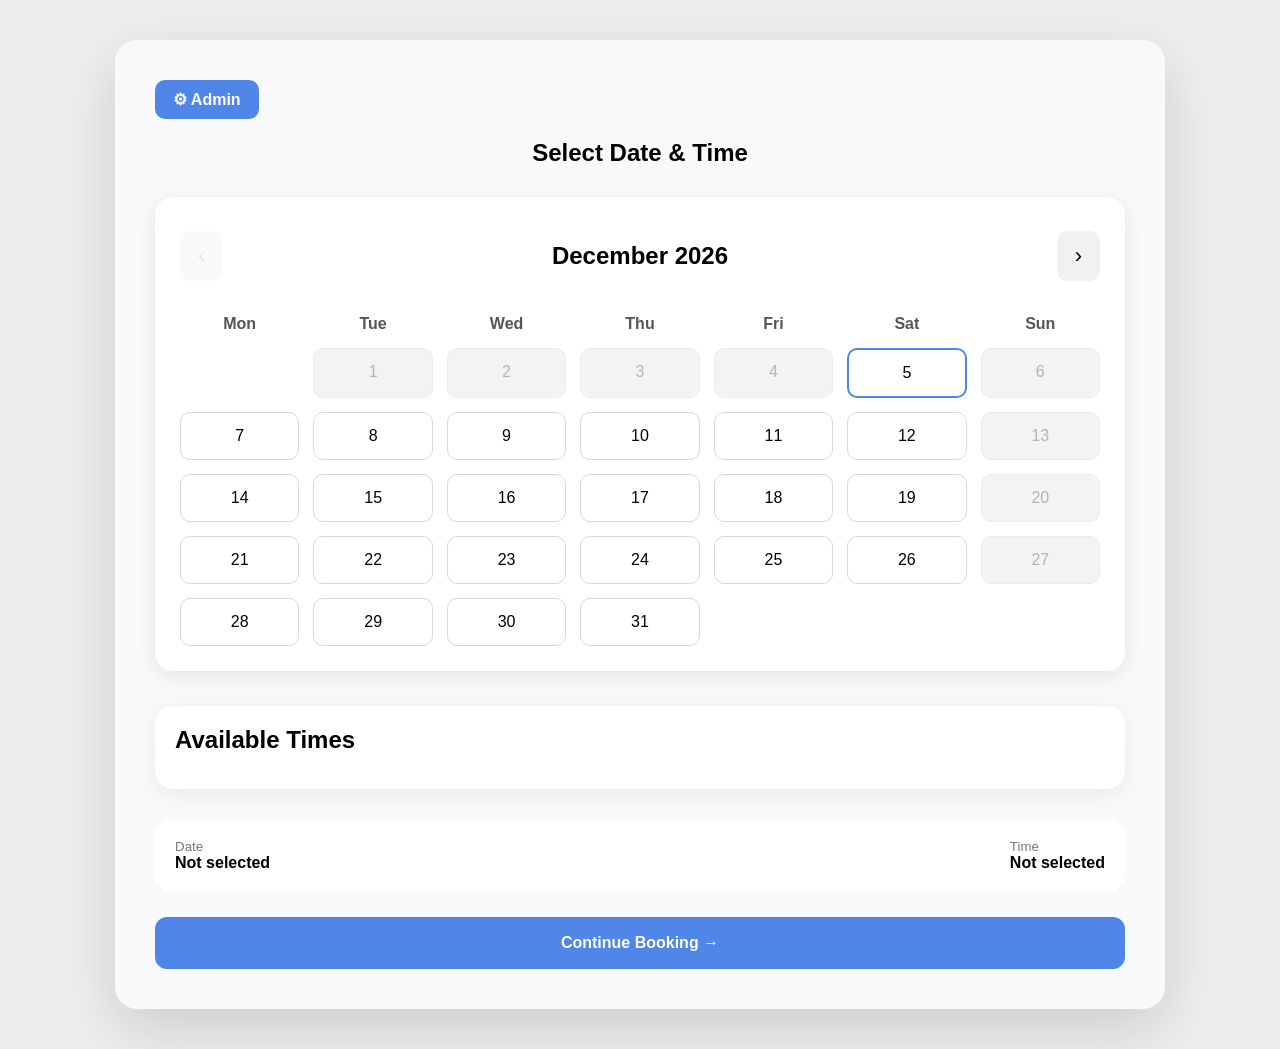
<file: index.html>
<!doctype html>
<html lang="en">
  <head>
    <meta charset="UTF-8" />
    <meta name="viewport" content="width=device-width, initial-scale=1.0" />
    <title>Booking Calendar</title>

    <link rel="stylesheet" href="css/style.css" />

    <link rel="icon" type="image/x-icon" href="images/calender.png" />

    <link rel="manifest" href="manifest.json" />

    <meta name="theme-color" content="#4f86e8" />

    <meta name="mobile-web-app-capable" content="yes" />
    <meta name="apple-mobile-web-app-capable" content="yes" />
    <meta
      name="apple-mobile-web-app-status-bar-style"
      content="default"
    />
    <meta name="apple-mobile-web-app-title" content="Booking Calendar" />
  </head>

  <body>
    <main class="app">

      <div class="top-buttons">
        <a href="admin.html" class="admin-btn">
          ⚙ Admin
        </a>

        <button id="installBtn" class="install-btn">
          📲 Install App
        </button>
      </div>

      <section class="page active" id="calendarPage">
        <h1>Select Date & Time</h1>

        <!-- <input class="search" placeholder="Search for a service..." /> -->

        <div class="calendar-card">
          <div class="calendar-header">
            <button id="prevMonth">‹</button>

            <h2 id="monthTitle"></h2>

            <button id="nextMonth">›</button>
          </div>

          <div class="weekdays">
            <span>Mon</span>
            <span>Tue</span>
            <span>Wed</span>
            <span>Thu</span>
            <span>Fri</span>
            <span>Sat</span>
            <span>Sun</span>
          </div>

          <div class="dates" id="dates"></div>
        </div>

        <div class="time-section">
          <h2>Available Times</h2>

          <p id="closedMessage" class="closed-message"></p>

          <div class="time-grid" id="timeGrid"></div>
        </div>

        <div class="summary">
          <div>
            <small>Date</small>
            <b id="selectedDateText">Not selected</b>
          </div>

          <div>
            <small>Time</small>
            <b id="selectedTimeText">Not selected</b>
          </div>
        </div>

        <button class="main-btn" id="continueBtn">
          Continue Booking →
        </button>
      </section>

      <section class="page" id="detailsPage">
        <button class="back-btn" id="backBtn">
          ← Back
        </button>

        <h1>Booking Details</h1>

        <div class="service-card">
          <div class="icon">📅</div>

          <div>
            <b>Appointment</b>

            <p id="bookingSummary">
              No date selected
            </p>
          </div>
        </div>

        <form id="bookingForm">
          <label>Full Name</label>

          <input
            id="nameInput"
            placeholder="Your name"
            required
          />

          <label>Email Address</label>

          <input
            id="emailInput"
            type="email"
            placeholder="your@email.com"
            required
          />

          <label>Phone Number</label>

          <input
            id="phoneInput"
            placeholder="+49 ..."
          />

          <label>Notes</label>

          <textarea
            id="notesInput"
            placeholder="Write anything important..."
          ></textarea>

          <button
            class="main-btn"
            type="submit"
          >
            Submit Booking
          </button>
        </form>
      </section>

      <section class="page" id="successPage">
        <h1>Booking Sent ✅</h1>

        <p class="center-text">
          Your booking is pending approval.
        </p>

        <button class="main-btn" id="newBookingBtn">
          New Booking
        </button>
      </section>

    </main>

    <script src="js/booking.js"></script>
    <script src="js/calendar.js"></script>
    <script src="js/app.js"></script>
  </body>
</html>
</file>
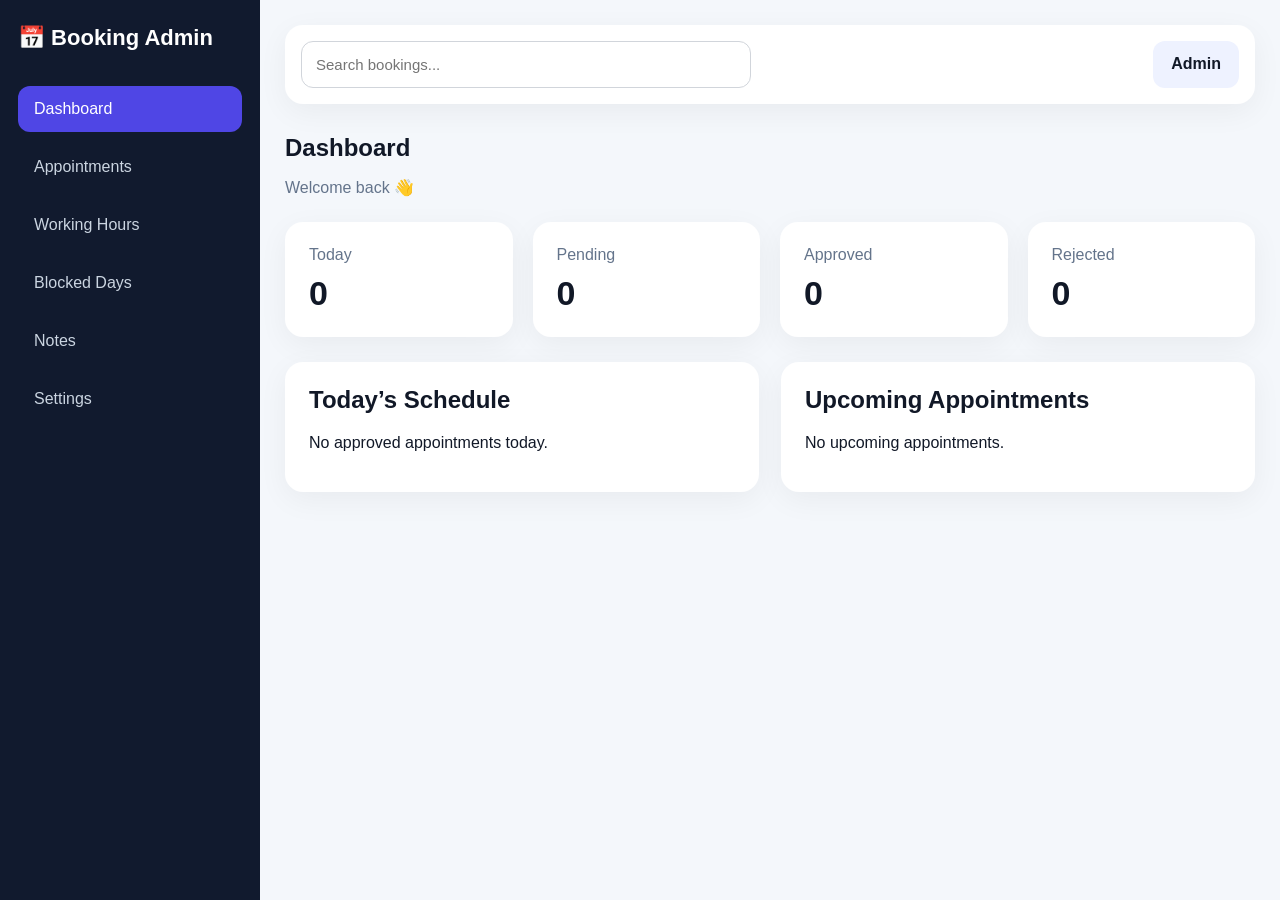
<file: admin.html>
<!DOCTYPE html>
<html lang="en">
<head>
  <meta charset="UTF-8" />
  <meta name="viewport" content="width=device-width, initial-scale=1.0" />
  <title>Booking Admin</title>
  <link rel="stylesheet" href="css/admin.css" />
</head>
<body>

  <div class="admin-layout">
    <div class="overlay" id="overlay"></div>

    <aside class="sidebar" id="sidebar">
      <div class="logo">📅 Booking Admin</div>

      <nav>
        <button class="nav-btn active" data-section="dashboard">Dashboard</button>
        <button class="nav-btn" data-section="appointments">Appointments</button>
        <button class="nav-btn" data-section="workingHours">Working Hours</button>
        <button class="nav-btn" data-section="blockedDays">Blocked Days</button>
        <button class="nav-btn" data-section="notes">Notes</button>
        <button class="nav-btn" data-section="settings">Settings</button>
      </nav>
    </aside>

    <main class="main-content">
      <button class="hamburger-btn" id="hamburgerBtn">☰</button>

      <header class="topbar">
        <input id="adminSearch" placeholder="Search bookings..." />
        <div class="admin-user">Admin</div>
      </header>

      <section class="admin-section active" id="dashboard">
        <h1>Dashboard</h1>
        <p class="subtitle">Welcome back 👋</p>

        <div class="stats-grid">
          <div class="stat-card"><span>Today</span><h2 id="todayCount">0</h2></div>
          <div class="stat-card"><span>Pending</span><h2 id="pendingCount">0</h2></div>
          <div class="stat-card"><span>Approved</span><h2 id="approvedCount">0</h2></div>
          <div class="stat-card"><span>Rejected</span><h2 id="rejectedCount">0</h2></div>
        </div>

        <div class="grid-2">
          <div class="panel">
            <h2>Today’s Schedule</h2>
            <div id="todaySchedule"></div>
          </div>

          <div class="panel">
            <h2>Upcoming Appointments</h2>
            <div id="upcomingAppointments"></div>
          </div>
        </div>
      </section>

      <section class="admin-section" id="appointments">
        <h1>Appointments</h1>
        <div class="panel" id="pendingBookings"></div>
        <div class="panel" id="approvedBookings"></div>
        <div class="panel" id="rejectedBookings"></div>
      </section>

      <section class="admin-section" id="workingHours">
        <h1>Working Hours</h1>
        <div class="panel">
          <div id="workingHoursEditor"></div>
          <button class="primary-btn" id="saveWorkingHoursBtn">Save Working Hours</button>
        </div>
      </section>

      <section class="admin-section" id="blockedDays">
        <h1>Blocked Days / Vacation</h1>
        <div class="panel">
          <label>From</label>
          <input type="date" id="vacationStart">

          <label>To</label>
          <input type="date" id="vacationEnd">

          <label>Reason</label>
          <input type="text" id="vacationReason" placeholder="Vacation, emergency, closed...">

          <button class="primary-btn" id="addVacationBtn">Block Days</button>

          <div id="blockedDaysList"></div>
        </div>
      </section>

      <section class="admin-section" id="notes">
        <h1>Notes</h1>
        <div class="panel">
          <textarea id="adminNotes" placeholder="Write internal notes here..."></textarea>
          <button class="primary-btn" id="saveNotesBtn">Save Notes</button>
        </div>
      </section>

      <section class="admin-section" id="settings">
        <h1>Settings</h1>
        <div class="panel">
          <button class="primary-btn" id="darkModeBtn">Toggle Dark Mode</button>
        </div>
      </section>

    </main>
  </div>

  <script src="js/admin.js"></script>
</body>
</html>
</file>
<file: css/style.css>
/* Development Admin Button */
.admin-btn {
  display: inline-flex;
  align-items: center;
  justify-content: center;

  padding: 10px 18px;

  background: #4f86e8;
  color: white;

  text-decoration: none;
  border-radius: 10px;
  font-weight: bold;

  transition: 0.2s;
}

.admin-btn:hover {
  background: #3b72d6;
}

/* Install App Button */
.install-btn {
  display: none;
  align-items: center;
  justify-content: center;

  padding: 10px 18px;

  background: #111827;
  color: white;

  border: none;
  border-radius: 10px;
  font-weight: bold;
  cursor: pointer;

  transition: 0.2s;
}

.install-btn:hover {
  background: #374151;
}

/* Top Buttons */
.top-buttons {
  display: flex;
  gap: 12px;
  margin-bottom: 20px;
  flex-wrap: wrap;
}

/* GENERAL STYLES */

* {
  box-sizing: border-box;
  font-family: Arial, sans-serif;
}

body {
  margin: 0;
  background: #eeeeee;
  min-height: 100vh;
  display: flex;
  justify-content: center;
  padding: 40px;
}

.app {
  width: 100%;
  max-width: 1050px;
  background: #f8f9fb;
  border-radius: 22px;
  padding: 40px;
  box-shadow: 0 20px 60px #00000025;
}

.page {
  display: none;
}

.page.active {
  display: block;
}

h1 {
  text-align: center;
  margin-bottom: 30px;
}

.search,
input,
textarea {
  width: 100%;
  padding: 15px;
  border: 1px solid #ccc;
  border-radius: 10px;
  background: white;
  margin-bottom: 20px;
  font-size: 16px;
}

.calendar-card {
  background: white;
  border-radius: 18px;
  padding: 25px;
  box-shadow: 0 5px 20px #00000015;
}

.calendar-header {
  display: flex;
  justify-content: space-between;
  align-items: center;
}

.calendar-header button {
  border: none;
  background: #f1f1f1;
  padding: 12px 18px;
  border-radius: 10px;
  font-size: 22px;
  cursor: pointer;
}

.weekdays,
.dates {
  display: grid;
  grid-template-columns: repeat(7, 1fr);
  text-align: center;
  gap: 14px;
}

.weekdays {
  margin: 25px 0 15px;
  font-weight: bold;
  color: #555;
}

.date {
  padding: 14px;
  border-radius: 10px;
  cursor: pointer;
  background: white;
  border: 1px solid #d8d8d8;
  transition: all 0.2s ease;
}

.date:hover:not(.disabled) {
  background: #e8efff;
  border-color: #4f86e8;
}

.date.selected {
  background: #4f86e8;
  color: white;
  border-color: #4f86e8;
}

.date.today {
  border: 2px solid #4f86e8;
}

.date.disabled {
  color: #b3b3b3;
  background: #f3f3f3;
  border: 1px solid #ececec;
  cursor: not-allowed;
}

.empty {
  visibility: hidden;
}

/* TIME SECTION */
.time-section {
  margin-top: 35px;
  background: white;
  padding: 20px;
  border-radius: 18px;
  box-shadow: 0 5px 20px #00000010;
}

.time-section h2 {
  margin-top: 0;
  margin-bottom: 10px;
}

.closed-message {
  color: #777;
  font-size: 15px;
  margin-bottom: 15px;
}

.time-grid {
  display: grid;
  grid-template-columns: repeat(5, 1fr);
  gap: 12px;
}

.time-btn {
  width: 100%;
  padding: 13px;
  border: 1px solid #ccc;
  background: white;
  border-radius: 10px;
  cursor: pointer;
  font-size: 15px;
}

.time-btn:hover {
  background: #e8efff;
}

.time-btn.selected {
  background: #4f86e8;
  color: white;
  border: none;
}

.time-btn.disabled {
  background: #e5e5e5;
  color: #999;
  cursor: not-allowed;
  border: 1px solid #ddd;
}

.summary {
  margin-top: 30px;
  background: white;
  padding: 20px;
  border-radius: 18px;
  display: flex;
  justify-content: space-between;
  align-items: center;
}

.summary small {
  display: block;
  color: #777;
}

.main-btn {
  width: 100%;
  margin-top: 25px;
  padding: 17px;
  border: none;
  border-radius: 12px;
  background: #4f86e8;
  color: white;
  font-weight: bold;
  cursor: pointer;
  font-size: 16px;
}

.back-btn {
  border: none;
  background: none;
  font-size: 18px;
  cursor: pointer;
  margin-bottom: 20px;
}

.service-card,
.admin-card {
  background: white;
  padding: 20px;
  border-radius: 18px;
  display: flex;
  align-items: center;
  gap: 15px;
  margin-bottom: 25px;
  box-shadow: 0 4px 15px #00000010;
}

.admin-card {
  display: block;
}

.icon {
  background: #dfe8ff;
  padding: 15px;
  border-radius: 14px;
}

label {
  display: block;
  margin-bottom: 7px;
  font-weight: bold;
}

textarea {
  height: 130px;
  resize: none;
}

.center-text {
  text-align: center;
  font-size: 18px;
}

.booking-item {
  background: #f8f9fb;
  padding: 18px;
  border-radius: 14px;
  margin-top: 15px;
  border: 1px solid #ddd;
}

.booking-item button {
  padding: 10px 16px;
  border: none;
  border-radius: 8px;
  margin-right: 8px;
  cursor: pointer;
}

.delete-btn {
  background: #ffdddd;
  color: #b00020;
  margin-top: 10px;
}

.delete-btn:hover {
  background: #ffcccc;
}

.working-day {
  display: grid;
  grid-template-columns: 1.2fr 1fr 1fr 1fr;
  gap: 12px;
  align-items: center;
  background: #f8f9fb;
  padding: 14px;
  border-radius: 12px;
  margin-bottom: 12px;
  border: 1px solid #ddd;
}

.working-day input {
  margin-bottom: 0;
}

.open-row {
  display: flex;
  align-items: center;
  gap: 8px;
  margin-bottom: 0;
}

.open-row input {
  width: auto;
}

/* PHONE */
@media (max-width: 900px) {
  body {
    padding: 0;
    background: #f8f9fb;
  }

  .app {
    min-height: 100vh;
    padding: 22px;
    border-radius: 0;
    box-shadow: none;
  }

  .top-buttons {
    flex-direction: column;
  }

  .admin-btn,
  .install-btn {
    width: 100%;
  }

  h1 {
    font-size: 26px;
  }

  .calendar-card {
    padding: 16px;
  }

  .calendar-header h2 {
    font-size: 18px;
  }

  .weekdays,
  .dates {
    gap: 7px;
    font-size: 12px;
  }

  .date {
    padding: 10px 4px;
    border-radius: 8px;
  }

  .time-grid {
    grid-template-columns: repeat(2, 1fr);
  }

  .summary {
    flex-direction: column;
    align-items: flex-start;
    gap: 12px;
  }
}

@media (max-width: 700px) {
  .working-day {
    grid-template-columns: 1fr;
  }
}
</file>
<file: css/admin.css>
* {
  box-sizing: border-box;
  font-family: Arial, sans-serif;
}

body {
  margin: 0;
  background: #f4f7fb;
  color: #111827;
}

.admin-layout {
  display: flex;
  min-height: 100vh;
}

.sidebar {
  width: 260px;
  background: #111a2e;
  color: white;
  padding: 25px 18px;
  position: fixed;
  top: 0;
  bottom: 0;
  left: 0;
}

.logo {
  font-size: 22px;
  font-weight: bold;
  margin-bottom: 35px;
}

.sidebar nav {
  display: flex;
  flex-direction: column;
  gap: 12px;
}

.nav-btn {
  border: none;
  background: transparent;
  color: #cbd5e1;
  text-align: left;
  padding: 14px 16px;
  border-radius: 12px;
  font-size: 16px;
  cursor: pointer;
}

.nav-btn:hover,
.nav-btn.active {
  background: #4f46e5;
  color: white;
}

.main-content {
  margin-left: 260px;
  width: calc(100% - 260px);
  padding: 25px;
}

.hamburger-btn {
  display: none;
}

.topbar {
  background: white;
  padding: 16px;
  border-radius: 18px;
  display: flex;
  justify-content: space-between;
  gap: 20px;
  margin-bottom: 30px;
  box-shadow: 0 8px 30px #0000000d;
}

.topbar input {
  width: 100%;
  max-width: 450px;
  padding: 14px;
  border: 1px solid #d1d5db;
  border-radius: 12px;
  font-size: 15px;
}

.admin-user {
  background: #eef2ff;
  padding: 14px 18px;
  border-radius: 12px;
  font-weight: bold;
}

.admin-section {
  display: none;
}

.admin-section.active {
  display: block;
}

h1 {
  margin-bottom: 5px;
}

.subtitle {
  color: #64748b;
  margin-bottom: 25px;
}

.stats-grid {
  display: grid;
  grid-template-columns: repeat(4, 1fr);
  gap: 20px;
  margin-bottom: 25px;
}

.stat-card {
  background: white;
  padding: 24px;
  border-radius: 18px;
  box-shadow: 0 8px 30px #0000000d;
}

.stat-card span {
  color: #64748b;
}

.stat-card h2 {
  font-size: 34px;
  margin: 10px 0 0;
}

.grid-2 {
  display: grid;
  grid-template-columns: 1fr 1fr;
  gap: 22px;
}

.panel {
  background: white;
  padding: 24px;
  border-radius: 18px;
  box-shadow: 0 8px 30px #0000000d;
  margin-bottom: 24px;
}

.panel h2 {
  margin-top: 0;
}

.booking-item {
  background: #f8fafc;
  border: 1px solid #e5e7eb;
  padding: 18px;
  border-radius: 14px;
  margin-top: 14px;
}

.booking-item h3 {
  margin-top: 0;
}

.booking-item p {
  margin: 6px 0;
  color: #475569;
}

.booking-actions {
  display: flex;
  gap: 10px;
  flex-wrap: wrap;
  margin-top: 14px;
}

.booking-actions button,
.primary-btn {
  border: none;
  padding: 12px 16px;
  border-radius: 10px;
  cursor: pointer;
  font-weight: bold;
}

.primary-btn {
  background: #4f46e5;
  color: white;
  margin-top: 15px;
}

.approve-btn {
  background: #dcfce7;
  color: #166534;
}

.reject-btn {
  background: #fef3c7;
  color: #92400e;
}

.delete-btn {
  background: #fee2e2;
  color: #991b1b;
}

.status {
  display: inline-block;
  padding: 6px 12px;
  border-radius: 999px;
  font-size: 13px;
  font-weight: bold;
}

.status.pending {
  background: #fef3c7;
  color: #92400e;
}

.status.approved {
  background: #dcfce7;
  color: #166534;
}

.status.rejected {
  background: #fee2e2;
  color: #991b1b;
}

.working-day {
  display: grid;
  grid-template-columns: 1.2fr 1fr 1fr 1fr;
  gap: 12px;
  align-items: center;
  background: #f8fafc;
  padding: 14px;
  border-radius: 12px;
  margin-bottom: 12px;
  border: 1px solid #e5e7eb;
}

.working-day input {
  padding: 11px;
  border: 1px solid #d1d5db;
  border-radius: 10px;
}

.open-row {
  display: flex;
  align-items: center;
  gap: 8px;
}

.open-row input {
  width: auto;
}

label {
  display: block;
  margin: 12px 0 6px;
  font-weight: bold;
}

input,
textarea {
  width: 100%;
  padding: 14px;
  border: 1px solid #d1d5db;
  border-radius: 12px;
  font-size: 15px;
}

textarea {
  min-height: 170px;
  resize: vertical;
}

.overlay {
  display: none;
}

body.dark {
  background: #0f172a;
  color: #e5e7eb;
}

body.dark .topbar,
body.dark .panel,
body.dark .stat-card {
  background: #1e293b;
}

body.dark .booking-item,
body.dark .working-day {
  background: #0f172a;
  border-color: #334155;
}

body.dark input,
body.dark textarea {
  background: #0f172a;
  color: white;
  border-color: #334155;
}

/* MOBILE */
@media (max-width: 900px) {
  body {
    overflow-x: hidden;
  }

  .admin-layout {
    flex-direction: column;
  }

  .hamburger-btn {
    display: block;
    width: 48px;
    height: 48px;
    border: none;
    border-radius: 12px;
    background: #111a2e;
    color: white;
    font-size: 24px;
    margin-bottom: 15px;
    cursor: pointer;
  }

  .sidebar {
    position: fixed;
    left: -280px;
    top: 0;
    bottom: 0;
    width: 260px;
    height: 100vh;
    z-index: 200;
    transition: 0.3s ease;
  }

  .sidebar.open {
    left: 0;
  }

  .sidebar nav {
    flex-direction: column;
    overflow-x: visible;
  }

  .main-content {
    margin-left: 0;
    width: 100%;
    padding: 18px;
  }

  .topbar {
    flex-direction: column;
    gap: 12px;
    padding: 18px;
  }

  .topbar input {
    max-width: 100%;
  }

  .admin-user {
    width: 100%;
    text-align: center;
  }

  .stats-grid,
  .grid-2 {
    grid-template-columns: 1fr;
  }

  .stat-card,
  .panel {
    padding: 18px;
  }

  .working-day {
    grid-template-columns: 1fr;
  }

  .booking-actions {
    flex-direction: column;
  }

  .booking-actions button,
  .primary-btn,
  .approve-btn,
  .reject-btn,
  .delete-btn {
    width: 100%;
  }

  .overlay {
    display: none;
    position: fixed;
    inset: 0;
    background: #00000080;
    z-index: 150;
  }

  .overlay.show {
    display: block;
  }

  h1 {
    font-size: 28px;
  }

  h2 {
    font-size: 22px;
  }
}

@media (max-width: 480px) {
  .main-content {
    padding: 12px;
  }

  .sidebar {
    padding: 20px 14px;
  }

  .logo {
    font-size: 18px;
    margin-bottom: 24px;
  }

  .nav-btn {
    padding: 12px 14px;
    font-size: 14px;
  }

  .topbar {
    padding: 14px;
  }

  .stat-card h2 {
    font-size: 26px;
  }

  .panel {
    padding: 16px;
  }

  .booking-item {
    padding: 14px;
  }
}
</file>
